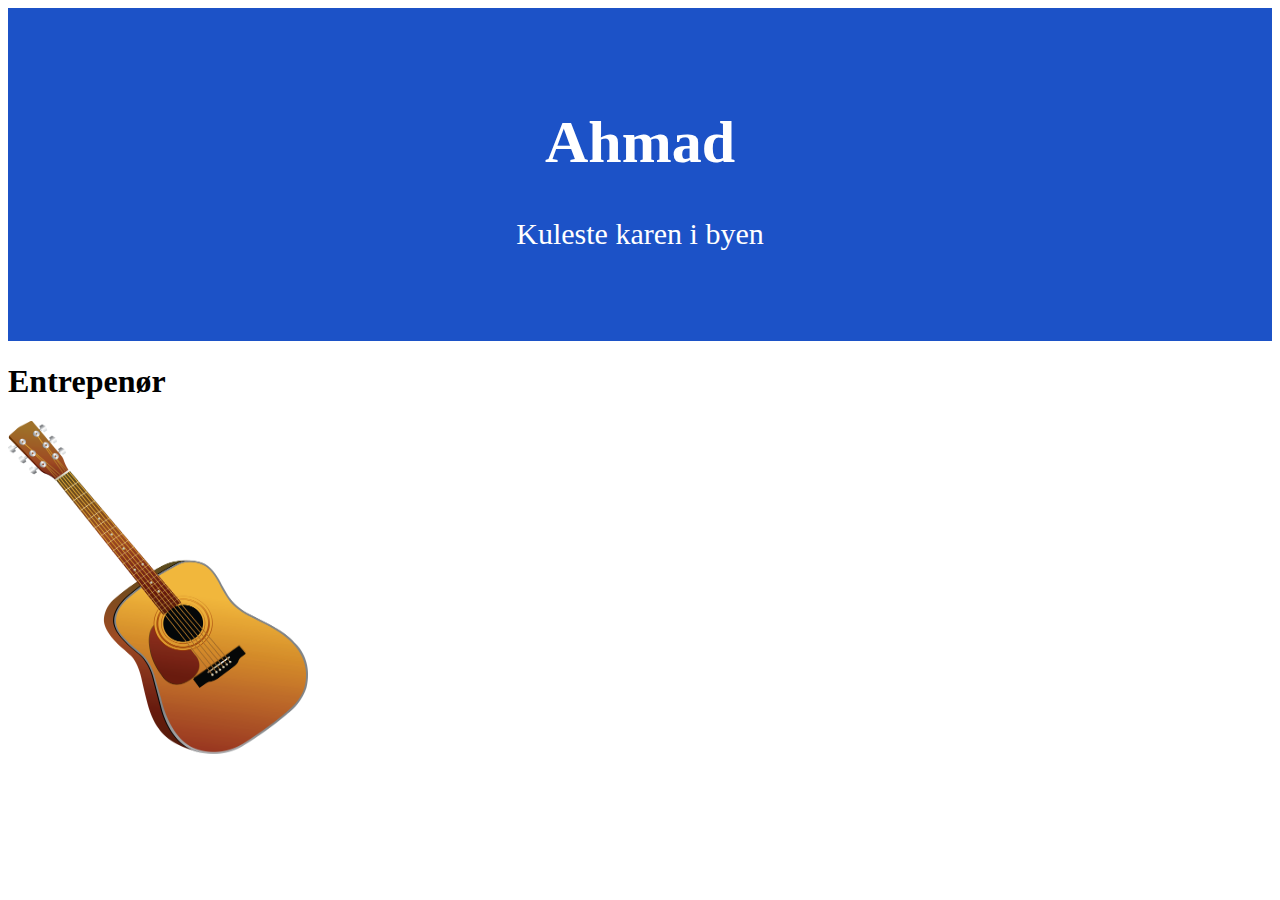
<file: mediaquery/index.html>
<!DOCTYPE html>
<html lang="en">
<head>
<title>Page Title</title>
<meta charset="UTF-8">
<meta name="viewport" content="width=device-width, initial-scale=1">

<link rel="stylesheet" href="style.css">

</head>
<body>

<div class="header">
  <h1>Ahmad</h1>
  <p>Kuleste karen i byen</p>
</div>

<div class="content">
  <h1>Entrepenør</h1>
  </div>
  <img src="Guitar123.png" alt="Center" class="center" width="300" height="333">

 
</body>
</html>
</file>
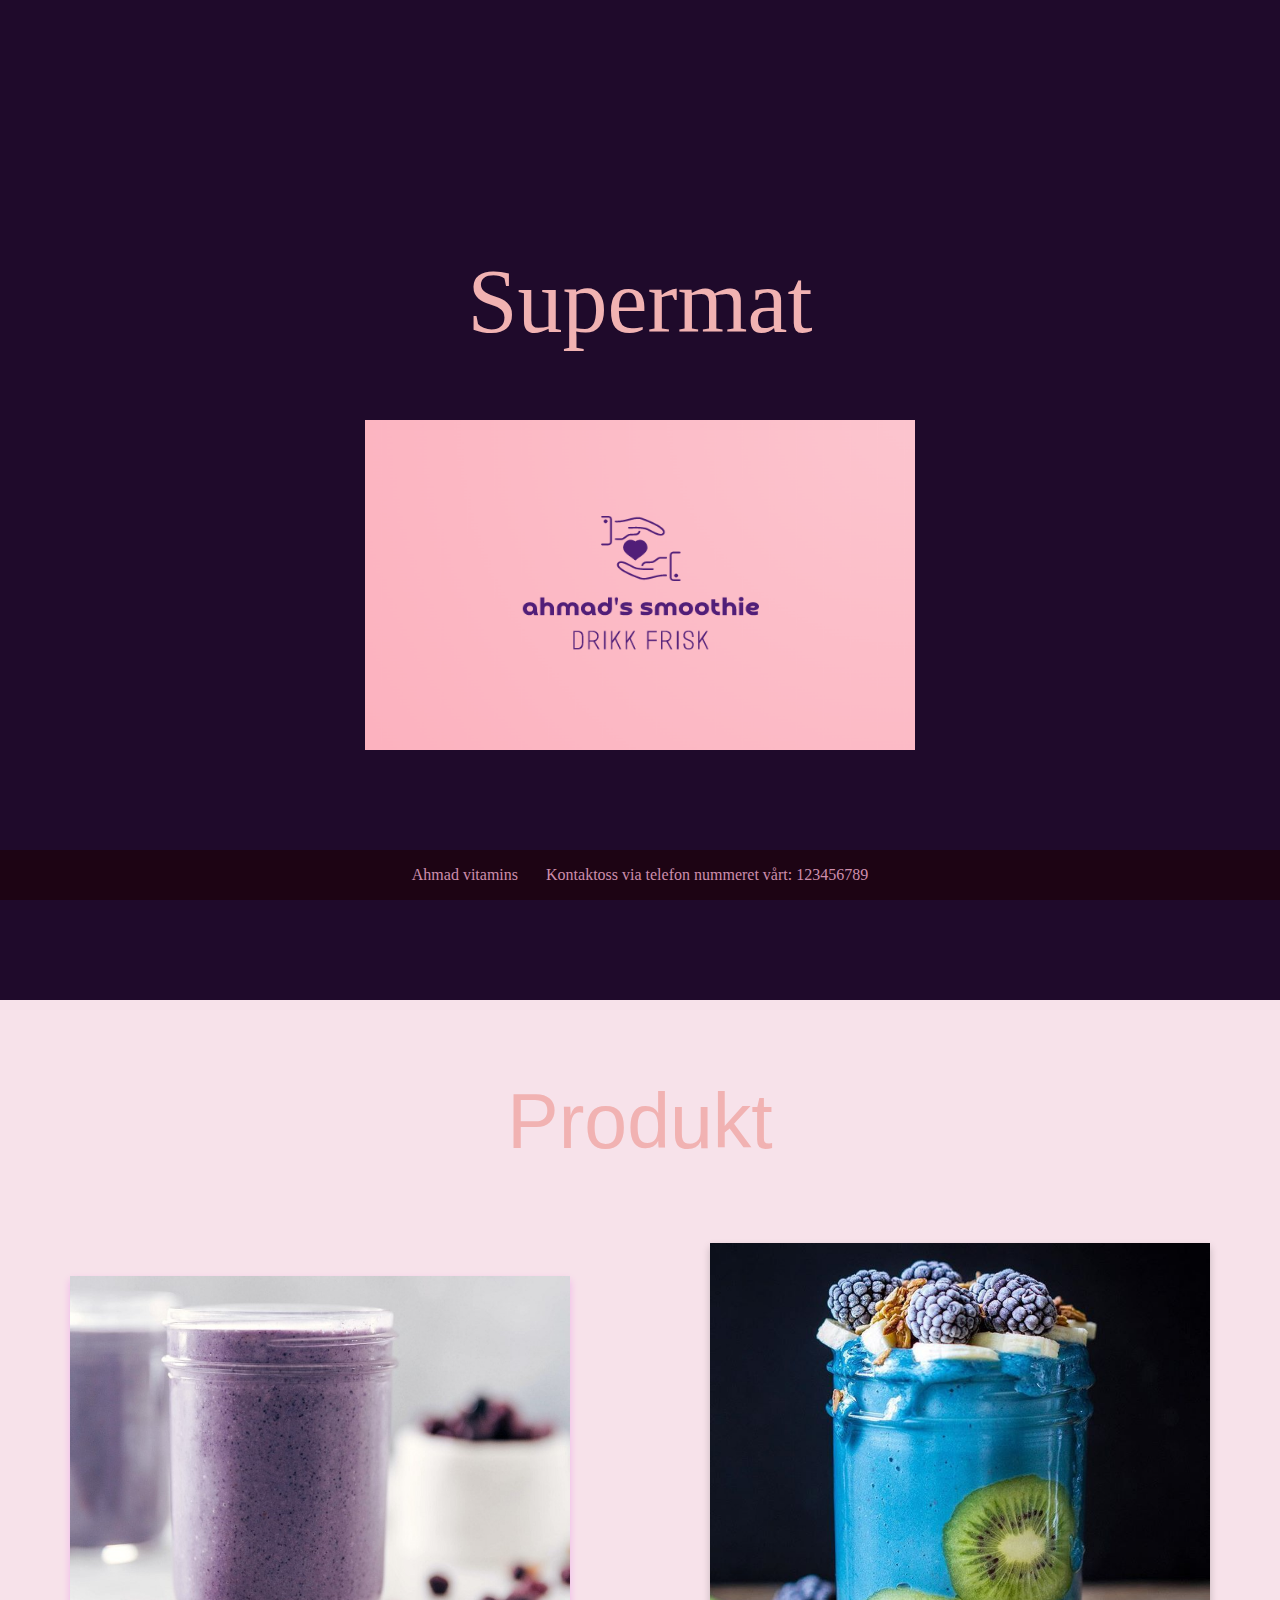
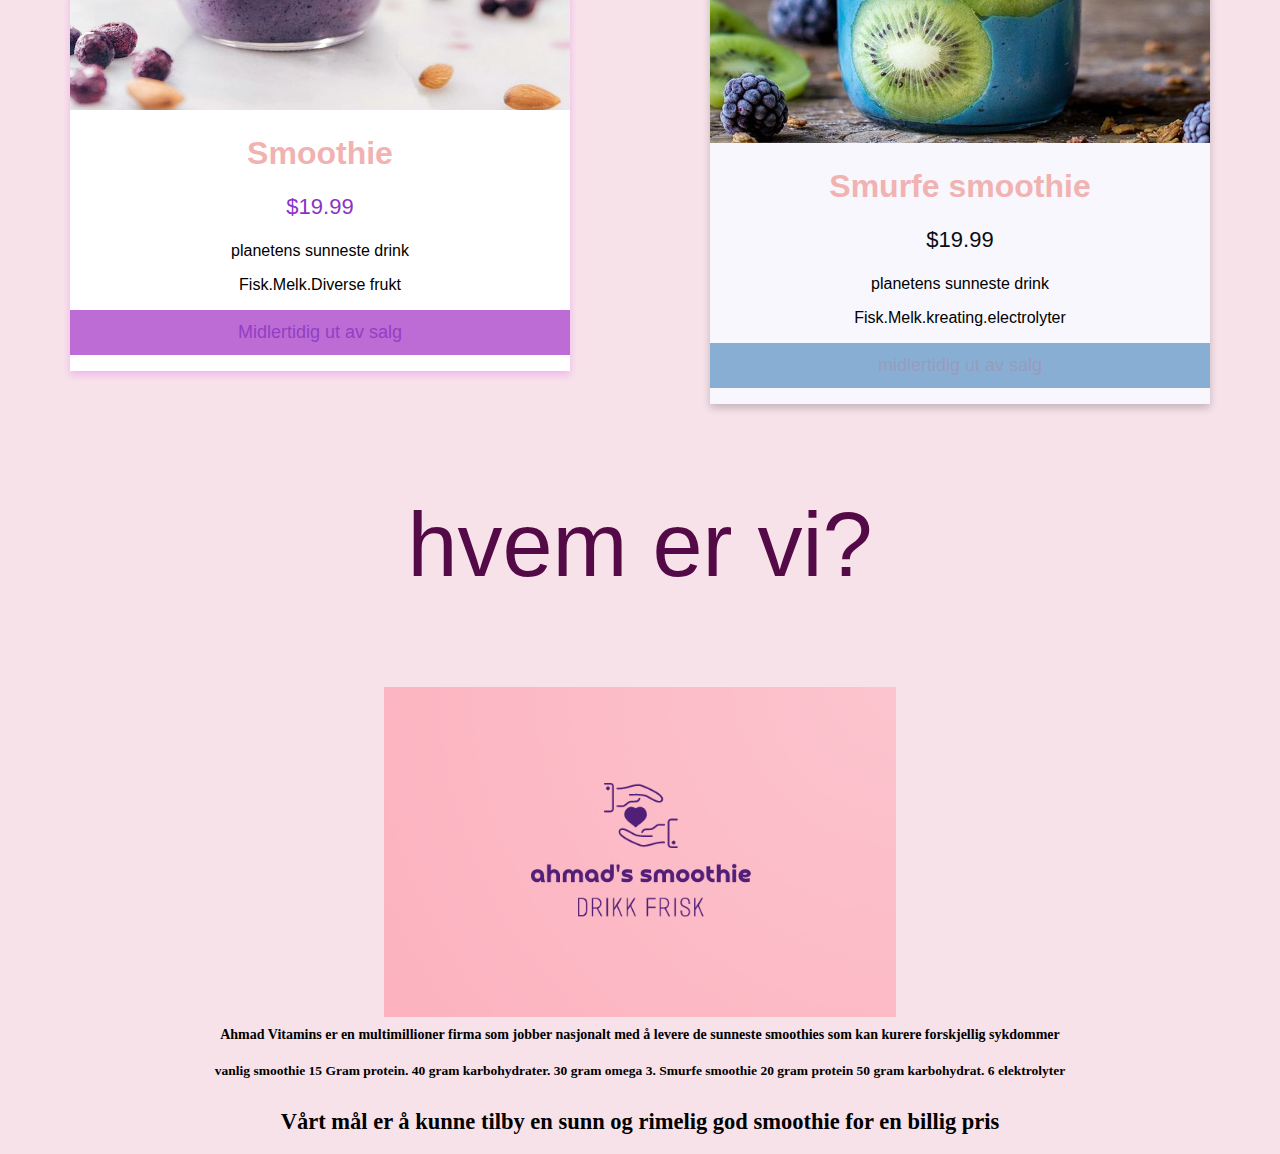
<file: supermat/html.index/index.html>
<!DOCTYPE html>
<html lang="en">
<head>
<meta charset="UTF-8">
<meta http-equiv="X-UA-Compatible" content="IE=edge">
<meta name="viewport" content="width=device-width, initial-scale=1.0">
<meta name="stylesheet" content="style.css">
<link rel="stylesheet" type="text/css" href="style.css">
<title>Supermat!</title>
</head>
<body style="background-color:rgb(247, 226, 234);">
    <div class="header">
        <div id="tc">
            <div id="ppp" style="font-family: font-verdan-sans-serif" >Supermat </div>
            <div id="info"></div>
            <img src="logoa.png" alt="bilde av logo" width="550 " height="330">
        </div>
    </div>
    <div id="produkt"> <p style="font-size: 77px;" >Produkt</p> </div>
    <div id="antioxidant"> <p style="font-size: 50px"> </p> </div>
    <div id="sussy">
        <div class="card">
            <img src="smoothie1mindre.jpg" alt="bilde av en smoothie" style="width:500px">
            <h1 id="tittel1">Smoothie</h1>
            <p class="price">$19.99</p>
            <p>planetens sunneste drink</p>
            <p>Fisk.Melk.Diverse frukt</p>
            <p><button>Midlertidig ut av salg</button></p>
        </div>
        <div class="card2">
            <img src="blåsmoothie.png" alt="bilde av en blå smoothie" style="width:500px">
            <h1 id="tittel2">Smurfe smoothie</h1>
            <p class="prisen2">$19.99</p>
            <p>planetens sunneste drink</p>
            <p>Fisk.Melk.kreating.electrolyter</p>
            <p><button>midlertidig ut av salg</button></p>
        </div>
    </div>
    <div id="Hvem"> <p style="font-size: 90px;" >hvem er vi?</p> </div>
    <div id="bilde3"> <img src="logoa.png" alt="estetisk bilde av en pc" width="40%"> </div>
    <div id="omoss"><h1> Ahmad Vitamins er en multimillioner firma som jobber nasjonalt med å levere de sunneste smoothies som kan kurere forskjellig sykdommer</h1>
    </div>
    <div id="ernæring"> <h2> vanlig smoothie 15 Gram protein. 40 gram karbohydrater. 30 gram omega 3. Smurfe smoothie 20 gram protein 50 gram karbohydrat. 6 elektrolyter</h2> </div>
    <div id="ernæring2"><h2>Vårt mål er å kunne tilby en sunn og rimelig god smoothie for en billig pris </h2> </div>


    <div class="footer">
        <p>Ahmad vitamins &nbsp;&nbsp; &nbsp;&nbsp; Kontaktoss via telefon nummeret vårt: 123456789 </p>
      </div> 
    
</body>
</html
</file>
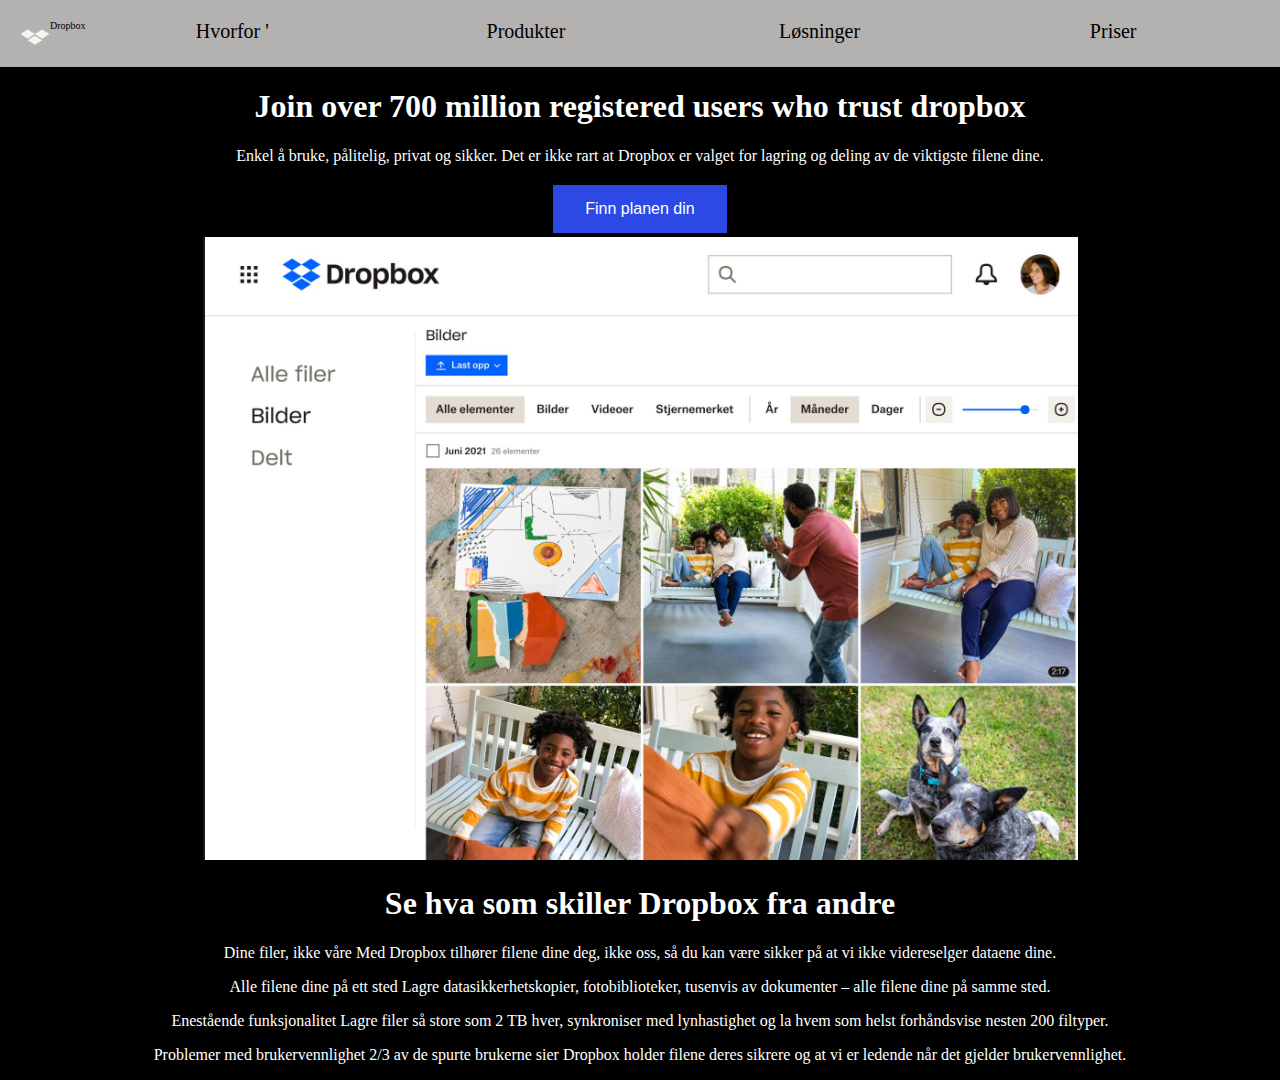
<file: Dropbox/dropbox/index/index.html>
<!DOCTYPE html>
<html lang="no"> 
    <head> 
        <meta charset="UTF-8">

        <title> Murtaza-sin-dropbox.</title>
        <link rel="stylesheet" href="html.css">
         </head>

   
   <body> 

        <div class="header">
            <div id="icon"><svg id="cock" width="30" height="25" viewBox="0 0 30 25" fill="none" xmlns="http://www.w3.org/2000/svg%22%3E<path d="M7.70076 0.320312L0.478516 4.91332L7.70076 9.50633L14.9242 4.91332L22.1465 9.50633L29.3687 4.91332L22.1465 0.320312L14.9242 4.91332L7.70076 0.320312Z" fill="#F7F5F2"></path><path d="M7.70076 18.6925L0.478516 14.0994L7.70076 9.50633L14.9242 14.0994L7.70076 18.6925Z" fill="#F7F5F2"></path><path d="M14.9242 14.0994L22.1465 9.50633L29.3687 14.0994L22.1465 18.6925L14.9242 14.0994Z" fill="#F7F5F2"></path><path d="M14.9242 24.8164L7.70077 20.2234L14.9242 15.6304L22.1465 20.2234L14.9242 24.8164Z" fill="#F7F5F2"></path></svg> </div>
            <div id="dropbox"> Dropbox</div>
            <div class="nav-item"> Hvorfor ' </div>
            <div class="nav-item"> Produkter </div>
            <div class="nav-item"> Løsninger</div>
            <div class="nav-item"> Priser</div>
            
          
        </div>

        <h1 class="text">Join over 700 million registered users who trust dropbox</h1> 

        <p class="text"> Enkel å bruke, pålitelig, privat og sikker. Det er ikke rart at Dropbox er valget for lagring og deling av de viktigste filene dine. </p>
        <button> Finn planen din </button> <br>

    

        
        <img src="dropbox.png" alt="dropxbox.bilde">

        <h1 class="text"> Se hva som skiller Dropbox fra andre</h1>

        <p class="text"> Dine filer, ikke våre
            Med Dropbox tilhører filene dine deg, ikke oss, så du kan være sikker på at vi ikke videreselger dataene dine.</p>
            <p class="text"> Alle filene dine på ett sted
                Lagre datasikkerhetskopier, fotobiblioteker, tusenvis av dokumenter – alle filene dine på samme sted.</p>
                <p class="text"> Enestående funksjonalitet
                    Lagre filer så store som 2 TB hver, synkroniser med lynhastighet og la hvem som helst forhåndsvise nesten 200 filtyper.</p>
                    <p class="text"> Problemer med brukervennlighet
                        2/3 av de spurte brukerne sier Dropbox holder filene deres sikrere og at vi er ledende når det gjelder brukervennlighet.</p>



 </body>
</html>
</file>
<file: mediaquery/style.css>
.header {
  padding: 60px;
  text-align: center;
  color: white;
  font-size: 30px;
}


.center {
  text-align:center;
 display:block;
}


.header {
  background-color: rgb(28, 82, 199);
}

@media  screen and (max-width: 600px) {
  .header {
    background-color: rgb(255, 72, 0);
  }
}
</file>
<file: supermat/html.index/style.css>
body {
  margin: 0px;
}

.header {
  
   display: flex;
    text-align: center;
    background-color: 
    rgb(31, 10, 43);
    font-size: 90px;
    height: 1000px;
    justify-content: center;
    align-items: center;
  }
#tc {
  display: flex;
  flex-direction: column;
  justify-content: center;
  height: 50%;
}

#info {
  height: 50%;
}

#ppp {
  height: 50%;
}


#produkt {
  text-align: center;
  font-family:'Franklin Gothic Medium', 'Arial Narrow', Arial, sans-serif
}









.card {
  box-shadow: 0 4px 8px 0 #d908f533;
  max-width: 600px;
  margin: auto;
  text-align: center;
  font-family: arial;
  background-color:rgb(255, 255, 255)
}

.price {
  color: rgb(140, 51, 199);
  font-size: 22px;
}

.card button {
  border: none;
  outline: 0;
  padding: 12px;
  color: rgb(146, 63, 194);
  background-color: rgb(189, 108, 214);
  text-align: center;
  cursor: pointer;
  width: 100%;
  font-size: 18px;
}

.card button:hover {
  opacity: 0.7;
}





.card2 {
  box-shadow: 0 4px 8px 0 #00000033;
  max-width: 600px;
  margin: auto;
  text-align: center;
  font-family: arial;
  background-color: rgb(247, 247, 253);
}

.prisen2 {
  color: rgb(8, 14, 19);
  font-size: 22px;
}

.card2 button {
  border: none;
  outline: 0;
  padding: 12px;
  color: rgb(152, 156, 189);
  background-color: rgb(136, 175, 211);
  text-align: center;
  cursor: pointer;
  width: 100%;
  font-size: 18px;
}

.card button:hover {
  opacity: 0.7;
}


#sussy {
  display: flex;
  justify-content: center;
  align-items: center;
  width: 100%;
}
 


#ppp, #produkt, #tittel1, #tittel2 {
  color: rgb(241, 178, 178);

}



#Hvem {
  color: rgb(83, 10, 70);
  text-align: center;
  font-size: 90px;
  font-family:'Franklin Gothic Medium', 'Arial Narrow', Arial, sans-serif
}


#bilde3 {
  display: flex;
  justify-content: center;
  align-items: center;
  
}

#omoss {
  display: flex; 
  justify-content: center;
  align-items: center;
  font-size: 7px;
}

#ernæring {
  display: flex; 
  justify-content: center;
  align-items: center;
  font-size: 9px;
}


#ernæring2 {
    display: flex; 
    justify-content: center;
    align-items: center;
    font-size: 15px;
  }

  .footer {
    position: fixed;
    left: 0;
    bottom: 0;
    width: 100%;
    background-color: rgb(29, 4, 20);
    color: rgb(206, 142, 172);
    text-align: center;
}
</file>
<file: Dropbox/dropbox/index/html.css>
body {
    margin: 0px; 
    text-align: center;
    background-color: black;
}





.text{
    color: rgb(255, 255, 255);
}

.header {
    display: flex;
    padding: 20px;
    text-align: center;
    background: #b4b1b1;
    color: rgb(0, 0, 0);
    font-size: 10px;
  }


.nav-item {
width: 100%;
font-size: 20px;
}


#Victoria sine custom armbånd {
width: 50%;
font-size: 30px;
}




  
button {
    background-color: #2d49e5;
    border: none;
    color: white;
    padding: 15px 32px;
    text-align: center;
    text-decoration: none;
    display: inline-block;
    font-size: 16px;
    margin: 4px 2px;
    cursor: pointer;
}




#cock {
color: rgb(0, 97, 254);

}
</file>
